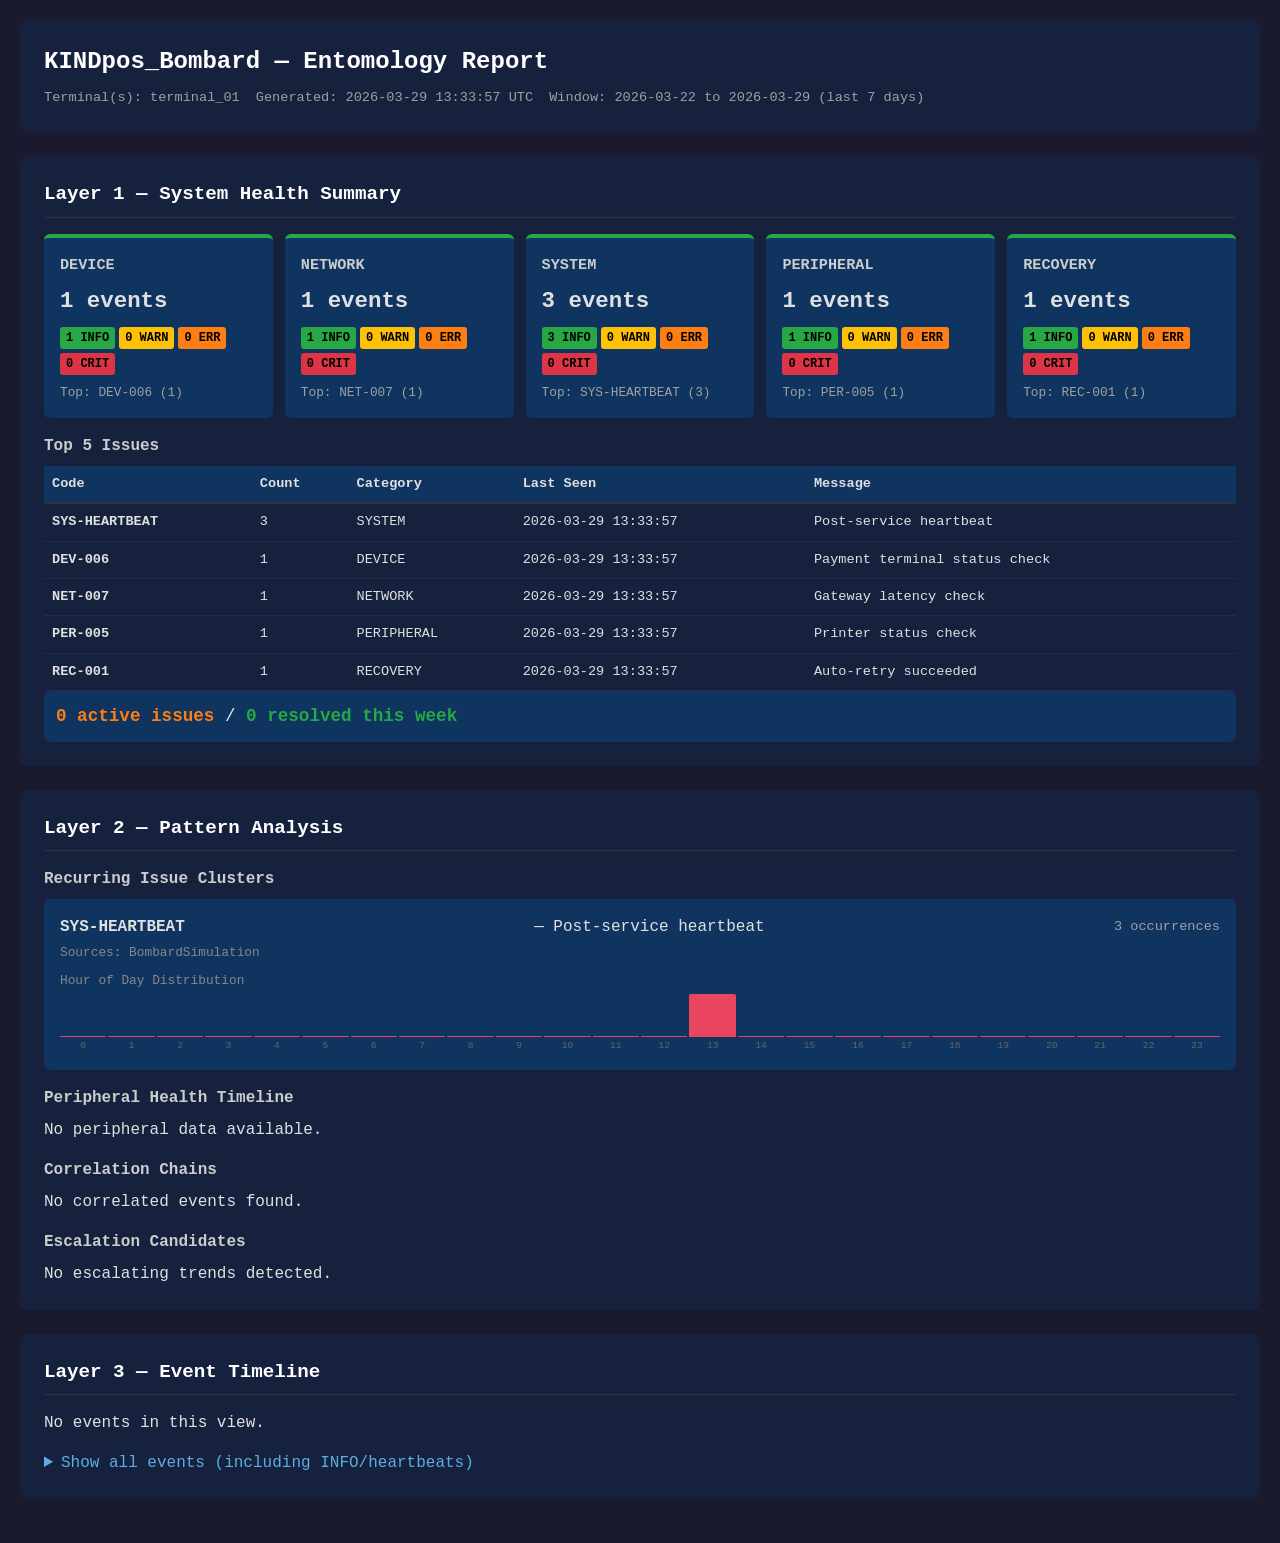
<file: backend/data/KINDpos_Bombard_entomology_2026-03-29.html>
<!DOCTYPE html>
<html lang="en">
<head>
    <meta charset="UTF-8">
    <meta name="viewport" content="width=device-width, initial-scale=1.0">
    <title>KINDpos_Bombard — Entomology Report</title>
    <style>
        * { margin: 0; padding: 0; box-sizing: border-box; }
        body { font-family: -apple-system, BlinkMacSystemFont, "Segoe UI", Roboto, monospace; background: #1a1a2e; color: #e0e0e0; padding: 20px; line-height: 1.5; }
        .header { background: #16213e; padding: 24px; border-radius: 8px; margin-bottom: 24px; }
        .header h1 { font-size: 1.5em; color: #fff; margin-bottom: 8px; }
        .header-meta { display: flex; flex-wrap: wrap; gap: 16px; font-size: 0.85em; color: #a0a0a0; }
        .layer { background: #16213e; padding: 24px; border-radius: 8px; margin-bottom: 24px; }
        .layer h2 { font-size: 1.2em; color: #fff; margin-bottom: 16px; border-bottom: 1px solid #333; padding-bottom: 8px; }
        .layer h3 { font-size: 1em; color: #ccc; margin: 16px 0 8px; }

        /* Scorecards */
        .scorecards { display: grid; grid-template-columns: repeat(auto-fit, minmax(180px, 1fr)); gap: 12px; margin-bottom: 16px; }
        .scorecard { background: #0f3460; padding: 16px; border-radius: 6px; }
        .scorecard h3 { margin: 0 0 8px; font-size: 0.95em; }
        .scorecard-total { font-size: 1.4em; font-weight: bold; margin-bottom: 8px; }
        .severity-breakdown { display: flex; flex-wrap: wrap; gap: 4px; margin-bottom: 8px; }
        .sev-badge { display: inline-block; padding: 2px 6px; border-radius: 3px; font-size: 0.75em; color: #000; font-weight: bold; }
        .top-offender { font-size: 0.8em; color: #a0a0a0; }

        /* Data Table */
        .data-table { width: 100%; border-collapse: collapse; font-size: 0.85em; }
        .data-table th { text-align: left; padding: 8px; background: #0f3460; border-bottom: 2px solid #333; }
        .data-table td { padding: 8px; border-bottom: 1px solid #2a2a4a; }

        /* Active/Resolved */
        .active-resolved-summary { font-size: 1.1em; padding: 12px; background: #0f3460; border-radius: 6px; }
        .active-count { color: #fd7e14; font-weight: bold; }
        .resolved-count { color: #28a745; font-weight: bold; }

        /* Clusters */
        .cluster { background: #0f3460; padding: 16px; border-radius: 6px; margin-bottom: 12px; }
        .cluster-header { display: flex; justify-content: space-between; align-items: center; margin-bottom: 4px; }
        .cluster-count { font-size: 0.85em; color: #a0a0a0; }
        .cluster-sources { font-size: 0.8em; color: #888; margin-bottom: 8px; }

        /* Histogram */
        .histogram-container { margin-top: 8px; }
        .histogram-label { font-size: 0.8em; color: #888; margin-bottom: 4px; }
        .histogram { display: flex; align-items: flex-end; gap: 2px; height: 60px; }
        .hist-bar-container { display: flex; flex-direction: column; align-items: center; flex: 1; height: 100%; justify-content: flex-end; }
        .hist-bar { width: 100%; background: #e94560; border-radius: 2px 2px 0 0; min-height: 1px; }
        .hist-label { font-size: 0.6em; color: #666; margin-top: 2px; }

        /* Peripheral */
        .peripheral-card { background: #0f3460; padding: 12px; border-radius: 6px; margin-bottom: 8px; }
        .peripheral-header { display: flex; justify-content: space-between; }
        .uptime { color: #28a745; }
        .peripheral-stats { font-size: 0.8em; color: #888; margin-top: 4px; }

        /* Correlation Chains */
        .chain-entry { padding: 8px; border-bottom: 1px solid #2a2a4a; display: flex; gap: 12px; align-items: center; font-size: 0.85em; }
        .chain-entry.resolved { border-left: 3px solid #28a745; }
        .chain-entry.unresolved { border-left: 3px solid #fd7e14; }
        .chain-id { color: #888; font-family: monospace; }
        .chain-flow { flex: 1; }
        .chain-status { font-size: 1.2em; }

        /* Escalation */
        .escalation-entry { background: #0f3460; padding: 12px; border-radius: 6px; margin-bottom: 8px; border-left: 3px solid #ffc107; }
        .trend-up { color: #fd7e14; font-weight: bold; margin-left: 8px; }
        .daily-counts { font-size: 0.8em; color: #888; margin-top: 4px; }

        /* Timeline */
        .timeline { margin-top: 8px; }
        .timeline-row { padding: 8px 12px; margin-bottom: 4px; background: #0f3460; border-radius: 4px; }
        .row-header { display: flex; flex-wrap: wrap; gap: 8px; align-items: center; font-size: 0.85em; }
        .row-ts { color: #888; font-family: monospace; }
        .cat-badge { background: #2a2a4a; padding: 1px 6px; border-radius: 3px; font-size: 0.8em; }
        .row-code { font-weight: bold; }
        .row-source { color: #888; }
        .row-message { color: #ccc; }
        .corr-link { color: #5dade2; text-decoration: none; font-size: 0.8em; }
        .corr-link:hover { text-decoration: underline; }
        .context-json { background: #0a0a1a; padding: 12px; border-radius: 4px; font-size: 0.8em; overflow-x: auto; white-space: pre-wrap; color: #a0d0a0; }
        .collapsed-heartbeats { background: #0a1628; }
        .full-timeline-toggle { margin-top: 16px; }

        details > summary { cursor: pointer; color: #5dade2; }
        details > summary:hover { text-decoration: underline; }
    </style>
</head>
<body>
    
        <div class="header">
            <h1>KINDpos_Bombard — Entomology Report</h1>
            <div class="header-meta">
                <span>Terminal(s): terminal_01</span>
                <span>Generated: 2026-03-29 13:33:57 UTC</span>
                <span>Window: 2026-03-22 to 2026-03-29 (last 7 days)</span>
            </div>
        </div>
        
    
        <section class="layer" id="layer1">
            <h2>Layer 1 — System Health Summary</h2>
            <div class="scorecards">
            <div class="scorecard" style="border-top: 4px solid #28a745;">
                <h3>DEVICE</h3>
                <div class="scorecard-total">1 events</div>
                <div class="severity-breakdown">
                    <span class="sev-badge" style="background:#28a745;">1 INFO</span>
                    <span class="sev-badge" style="background:#ffc107;">0 WARN</span>
                    <span class="sev-badge" style="background:#fd7e14;">0 ERR</span>
                    <span class="sev-badge" style="background:#dc3545;">0 CRIT</span>
                </div>
                <div class="top-offender">
                    Top: DEV-006 (1)
                </div>
            </div>
            

            <div class="scorecard" style="border-top: 4px solid #28a745;">
                <h3>NETWORK</h3>
                <div class="scorecard-total">1 events</div>
                <div class="severity-breakdown">
                    <span class="sev-badge" style="background:#28a745;">1 INFO</span>
                    <span class="sev-badge" style="background:#ffc107;">0 WARN</span>
                    <span class="sev-badge" style="background:#fd7e14;">0 ERR</span>
                    <span class="sev-badge" style="background:#dc3545;">0 CRIT</span>
                </div>
                <div class="top-offender">
                    Top: NET-007 (1)
                </div>
            </div>
            

            <div class="scorecard" style="border-top: 4px solid #28a745;">
                <h3>SYSTEM</h3>
                <div class="scorecard-total">3 events</div>
                <div class="severity-breakdown">
                    <span class="sev-badge" style="background:#28a745;">3 INFO</span>
                    <span class="sev-badge" style="background:#ffc107;">0 WARN</span>
                    <span class="sev-badge" style="background:#fd7e14;">0 ERR</span>
                    <span class="sev-badge" style="background:#dc3545;">0 CRIT</span>
                </div>
                <div class="top-offender">
                    Top: SYS-HEARTBEAT (3)
                </div>
            </div>
            

            <div class="scorecard" style="border-top: 4px solid #28a745;">
                <h3>PERIPHERAL</h3>
                <div class="scorecard-total">1 events</div>
                <div class="severity-breakdown">
                    <span class="sev-badge" style="background:#28a745;">1 INFO</span>
                    <span class="sev-badge" style="background:#ffc107;">0 WARN</span>
                    <span class="sev-badge" style="background:#fd7e14;">0 ERR</span>
                    <span class="sev-badge" style="background:#dc3545;">0 CRIT</span>
                </div>
                <div class="top-offender">
                    Top: PER-005 (1)
                </div>
            </div>
            

            <div class="scorecard" style="border-top: 4px solid #28a745;">
                <h3>RECOVERY</h3>
                <div class="scorecard-total">1 events</div>
                <div class="severity-breakdown">
                    <span class="sev-badge" style="background:#28a745;">1 INFO</span>
                    <span class="sev-badge" style="background:#ffc107;">0 WARN</span>
                    <span class="sev-badge" style="background:#fd7e14;">0 ERR</span>
                    <span class="sev-badge" style="background:#dc3545;">0 CRIT</span>
                </div>
                <div class="top-offender">
                    Top: REC-001 (1)
                </div>
            </div>
            </div>
            <div class="top5">
        <h3>Top 5 Issues</h3>
        <table class="data-table">
            <thead>
                <tr><th>Code</th><th>Count</th><th>Category</th><th>Last Seen</th><th>Message</th></tr>
            </thead>
            <tbody>
            <tr>
                <td><strong>SYS-HEARTBEAT</strong></td>
                <td>3</td>
                <td>SYSTEM</td>
                <td>2026-03-29 13:33:57</td>
                <td>Post-service heartbeat</td>
            </tr>
            
            <tr>
                <td><strong>DEV-006</strong></td>
                <td>1</td>
                <td>DEVICE</td>
                <td>2026-03-29 13:33:57</td>
                <td>Payment terminal status check</td>
            </tr>
            
            <tr>
                <td><strong>NET-007</strong></td>
                <td>1</td>
                <td>NETWORK</td>
                <td>2026-03-29 13:33:57</td>
                <td>Gateway latency check</td>
            </tr>
            
            <tr>
                <td><strong>PER-005</strong></td>
                <td>1</td>
                <td>PERIPHERAL</td>
                <td>2026-03-29 13:33:57</td>
                <td>Printer status check</td>
            </tr>
            
            <tr>
                <td><strong>REC-001</strong></td>
                <td>1</td>
                <td>RECOVERY</td>
                <td>2026-03-29 13:33:57</td>
                <td>Auto-retry succeeded</td>
            </tr>
            </tbody>
        </table>
        </div>
            <div class="active-resolved">
        <div class="active-resolved-summary">
            <span class="active-count">0 active issues</span> /
            <span class="resolved-count">0 resolved this week</span>
        </div>
        </div>
        </section>
        
    
        <section class="layer" id="layer2">
            <h2>Layer 2 — Pattern Analysis</h2>
            <h3>Recurring Issue Clusters</h3>

            <div class="cluster">
                <div class="cluster-header">
                    <strong>SYS-HEARTBEAT</strong> — Post-service heartbeat
                    <span class="cluster-count">3 occurrences</span>
                </div>
                <div class="cluster-sources">Sources: BombardSimulation</div>
                <div class="histogram-container">
                    <div class="histogram-label">Hour of Day Distribution</div>
                    <div class="histogram">
            <div class="hist-bar-container">
                <div class="hist-bar" style="height:0.0%;" title="0:00 — 0"></div>
                <div class="hist-label">0</div>
            </div>
            
            <div class="hist-bar-container">
                <div class="hist-bar" style="height:0.0%;" title="1:00 — 0"></div>
                <div class="hist-label">1</div>
            </div>
            
            <div class="hist-bar-container">
                <div class="hist-bar" style="height:0.0%;" title="2:00 — 0"></div>
                <div class="hist-label">2</div>
            </div>
            
            <div class="hist-bar-container">
                <div class="hist-bar" style="height:0.0%;" title="3:00 — 0"></div>
                <div class="hist-label">3</div>
            </div>
            
            <div class="hist-bar-container">
                <div class="hist-bar" style="height:0.0%;" title="4:00 — 0"></div>
                <div class="hist-label">4</div>
            </div>
            
            <div class="hist-bar-container">
                <div class="hist-bar" style="height:0.0%;" title="5:00 — 0"></div>
                <div class="hist-label">5</div>
            </div>
            
            <div class="hist-bar-container">
                <div class="hist-bar" style="height:0.0%;" title="6:00 — 0"></div>
                <div class="hist-label">6</div>
            </div>
            
            <div class="hist-bar-container">
                <div class="hist-bar" style="height:0.0%;" title="7:00 — 0"></div>
                <div class="hist-label">7</div>
            </div>
            
            <div class="hist-bar-container">
                <div class="hist-bar" style="height:0.0%;" title="8:00 — 0"></div>
                <div class="hist-label">8</div>
            </div>
            
            <div class="hist-bar-container">
                <div class="hist-bar" style="height:0.0%;" title="9:00 — 0"></div>
                <div class="hist-label">9</div>
            </div>
            
            <div class="hist-bar-container">
                <div class="hist-bar" style="height:0.0%;" title="10:00 — 0"></div>
                <div class="hist-label">10</div>
            </div>
            
            <div class="hist-bar-container">
                <div class="hist-bar" style="height:0.0%;" title="11:00 — 0"></div>
                <div class="hist-label">11</div>
            </div>
            
            <div class="hist-bar-container">
                <div class="hist-bar" style="height:0.0%;" title="12:00 — 0"></div>
                <div class="hist-label">12</div>
            </div>
            
            <div class="hist-bar-container">
                <div class="hist-bar" style="height:100.0%;" title="13:00 — 3"></div>
                <div class="hist-label">13</div>
            </div>
            
            <div class="hist-bar-container">
                <div class="hist-bar" style="height:0.0%;" title="14:00 — 0"></div>
                <div class="hist-label">14</div>
            </div>
            
            <div class="hist-bar-container">
                <div class="hist-bar" style="height:0.0%;" title="15:00 — 0"></div>
                <div class="hist-label">15</div>
            </div>
            
            <div class="hist-bar-container">
                <div class="hist-bar" style="height:0.0%;" title="16:00 — 0"></div>
                <div class="hist-label">16</div>
            </div>
            
            <div class="hist-bar-container">
                <div class="hist-bar" style="height:0.0%;" title="17:00 — 0"></div>
                <div class="hist-label">17</div>
            </div>
            
            <div class="hist-bar-container">
                <div class="hist-bar" style="height:0.0%;" title="18:00 — 0"></div>
                <div class="hist-label">18</div>
            </div>
            
            <div class="hist-bar-container">
                <div class="hist-bar" style="height:0.0%;" title="19:00 — 0"></div>
                <div class="hist-label">19</div>
            </div>
            
            <div class="hist-bar-container">
                <div class="hist-bar" style="height:0.0%;" title="20:00 — 0"></div>
                <div class="hist-label">20</div>
            </div>
            
            <div class="hist-bar-container">
                <div class="hist-bar" style="height:0.0%;" title="21:00 — 0"></div>
                <div class="hist-label">21</div>
            </div>
            
            <div class="hist-bar-container">
                <div class="hist-bar" style="height:0.0%;" title="22:00 — 0"></div>
                <div class="hist-label">22</div>
            </div>
            
            <div class="hist-bar-container">
                <div class="hist-bar" style="height:0.0%;" title="23:00 — 0"></div>
                <div class="hist-label">23</div>
            </div>
            </div>
                </div>
            </div>
            
            <h3>Peripheral Health Timeline</h3><p>No peripheral data available.</p>
            <h3>Correlation Chains</h3><p>No correlated events found.</p>
            <h3>Escalation Candidates</h3><p>No escalating trends detected.</p>
        </section>
        
    
        <section class="layer" id="layer3">
            <h2>Layer 3 — Event Timeline</h2>
            <div class="timeline">
                <p>No events in this view.</p>
            </div>
            <details class="full-timeline-toggle">
                <summary>Show all events (including INFO/heartbeats)</summary>
                <div class="timeline">
                    
        <div class="timeline-row" style="border-left: 3px solid #28a745;">
            <div class="row-header">
                <span class="row-ts">2026-03-29 13:33:57</span>
                <span class="sev-badge" style="background:#28a745;">INFO</span>
                <span class="cat-badge">SYSTEM</span>
                <span class="row-code">SYS-HEARTBEAT</span>
                <span class="row-source">BombardSimulation</span>
                <span class="row-message">Simulation startup heartbeat</span>
                
            </div>
            <details>
                <summary>Context</summary>
                <pre class="context-json">{
  &quot;phase&quot;: &quot;pre_service&quot;,
  &quot;simulation&quot;: true
}</pre>
            </details>
        </div>
        

        <div class="timeline-row" style="border-left: 3px solid #28a745;">
            <div class="row-header">
                <span class="row-ts">2026-03-29 13:33:57</span>
                <span class="sev-badge" style="background:#28a745;">INFO</span>
                <span class="cat-badge">DEVICE</span>
                <span class="row-code">DEV-006</span>
                <span class="row-source">BombardSimulation</span>
                <span class="row-message">Payment terminal status check</span>
                
            </div>
            <details>
                <summary>Context</summary>
                <pre class="context-json">{
  &quot;simulation&quot;: true
}</pre>
            </details>
        </div>
        

        <div class="timeline-row" style="border-left: 3px solid #28a745;">
            <div class="row-header">
                <span class="row-ts">2026-03-29 13:33:57</span>
                <span class="sev-badge" style="background:#28a745;">INFO</span>
                <span class="cat-badge">NETWORK</span>
                <span class="row-code">NET-007</span>
                <span class="row-source">BombardSimulation</span>
                <span class="row-message">Gateway latency check</span>
                
            </div>
            <details>
                <summary>Context</summary>
                <pre class="context-json">{
  &quot;simulation&quot;: true
}</pre>
            </details>
        </div>
        

        <div class="timeline-row" style="border-left: 3px solid #28a745;">
            <div class="row-header">
                <span class="row-ts">2026-03-29 13:33:57</span>
                <span class="sev-badge" style="background:#28a745;">INFO</span>
                <span class="cat-badge">PERIPHERAL</span>
                <span class="row-code">PER-005</span>
                <span class="row-source">BombardSimulation</span>
                <span class="row-message">Printer status check</span>
                
            </div>
            <details>
                <summary>Context</summary>
                <pre class="context-json">{
  &quot;simulation&quot;: true
}</pre>
            </details>
        </div>
        

        <div class="timeline-row" style="border-left: 3px solid #28a745;">
            <div class="row-header">
                <span class="row-ts">2026-03-29 13:33:57</span>
                <span class="sev-badge" style="background:#28a745;">INFO</span>
                <span class="cat-badge">SYSTEM</span>
                <span class="row-code">SYS-HEARTBEAT</span>
                <span class="row-source">BombardSimulation</span>
                <span class="row-message">Mid-service heartbeat</span>
                
            </div>
            <details>
                <summary>Context</summary>
                <pre class="context-json">{
  &quot;simulation&quot;: true
}</pre>
            </details>
        </div>
        

        <div class="timeline-row" style="border-left: 3px solid #28a745;">
            <div class="row-header">
                <span class="row-ts">2026-03-29 13:33:57</span>
                <span class="sev-badge" style="background:#28a745;">INFO</span>
                <span class="cat-badge">RECOVERY</span>
                <span class="row-code">REC-001</span>
                <span class="row-source">BombardSimulation</span>
                <span class="row-message">Auto-retry succeeded</span>
                
            </div>
            <details>
                <summary>Context</summary>
                <pre class="context-json">{
  &quot;simulation&quot;: true
}</pre>
            </details>
        </div>
        

        <div class="timeline-row" style="border-left: 3px solid #28a745;">
            <div class="row-header">
                <span class="row-ts">2026-03-29 13:33:57</span>
                <span class="sev-badge" style="background:#28a745;">INFO</span>
                <span class="cat-badge">SYSTEM</span>
                <span class="row-code">SYS-HEARTBEAT</span>
                <span class="row-source">BombardSimulation</span>
                <span class="row-message">Post-service heartbeat</span>
                
            </div>
            <details>
                <summary>Context</summary>
                <pre class="context-json">{
  &quot;simulation&quot;: true
}</pre>
            </details>
        </div>
        
                </div>
            </details>
        </section>
        
</body>
</html>
</file>
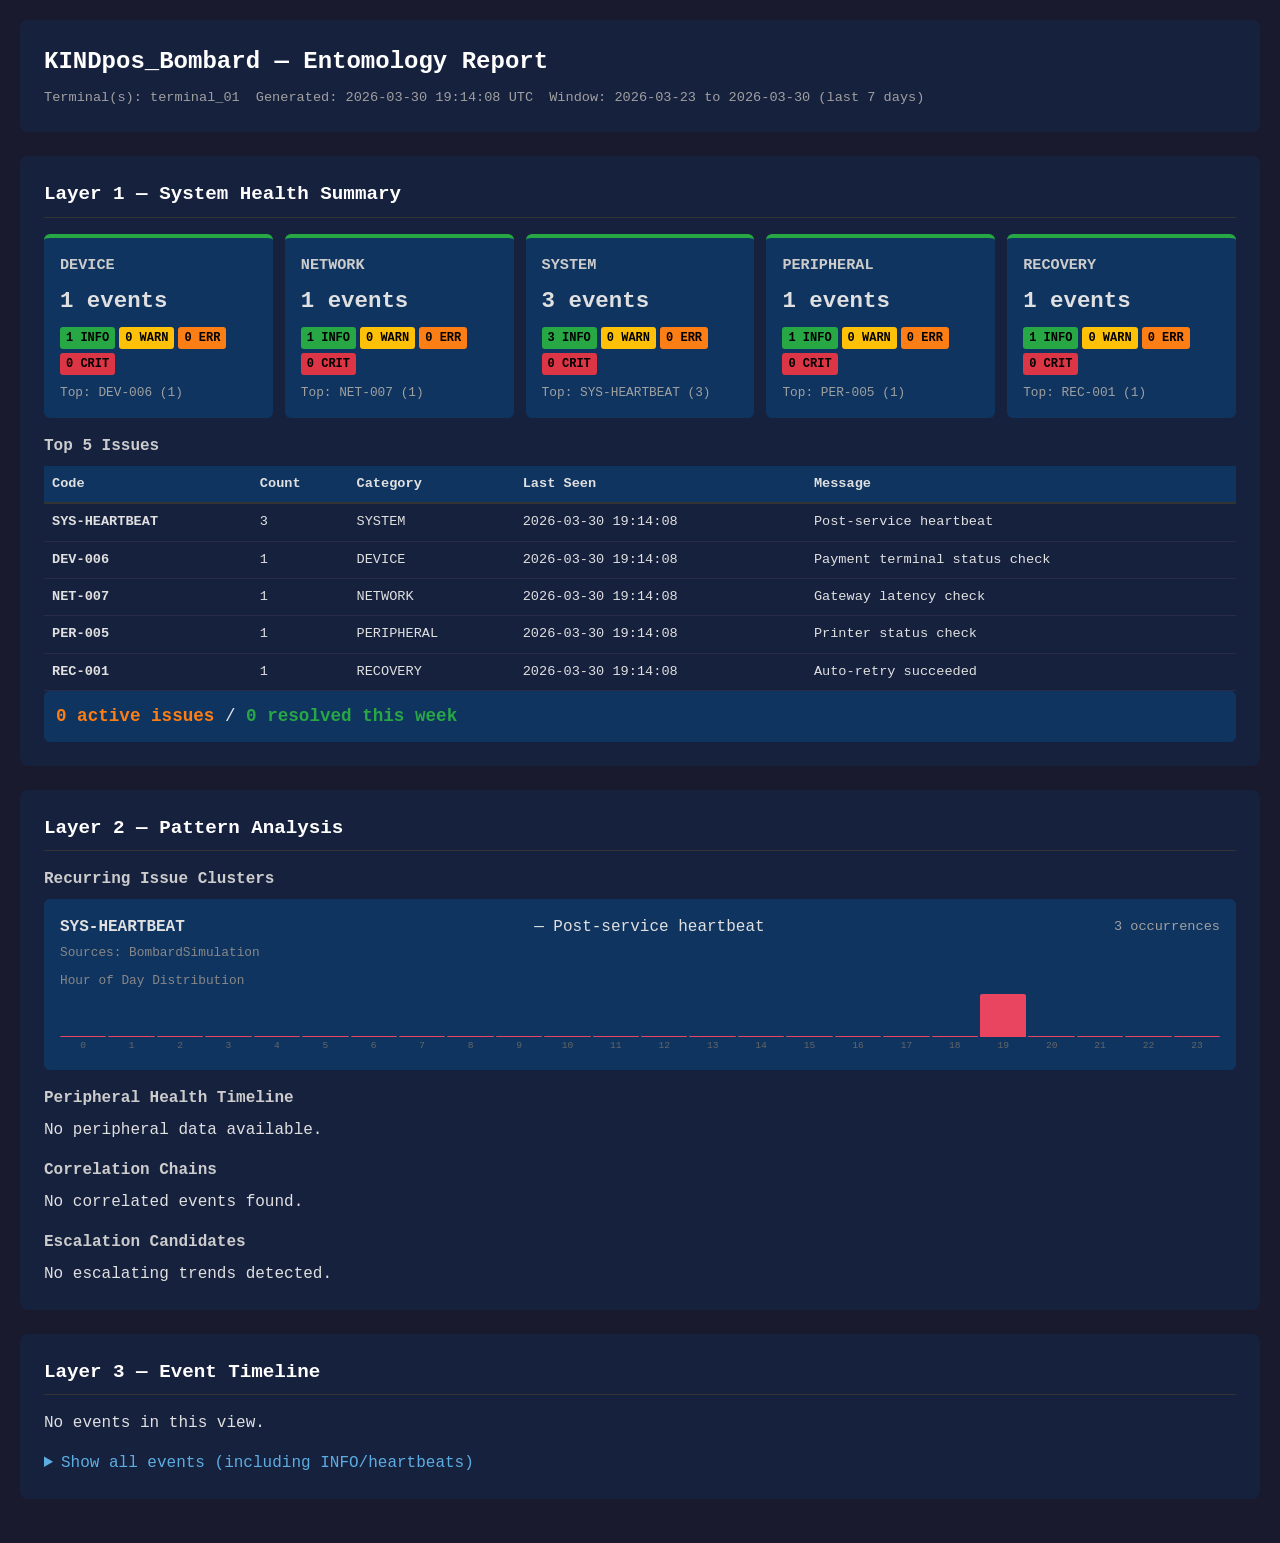
<file: backend/data/KINDpos_Bombard_entomology_2026-03-30.html>
<!DOCTYPE html>
<html lang="en">
<head>
    <meta charset="UTF-8">
    <meta name="viewport" content="width=device-width, initial-scale=1.0">
    <title>KINDpos_Bombard — Entomology Report</title>
    <style>
        * { margin: 0; padding: 0; box-sizing: border-box; }
        body { font-family: -apple-system, BlinkMacSystemFont, "Segoe UI", Roboto, monospace; background: #1a1a2e; color: #e0e0e0; padding: 20px; line-height: 1.5; }
        .header { background: #16213e; padding: 24px; border-radius: 8px; margin-bottom: 24px; }
        .header h1 { font-size: 1.5em; color: #fff; margin-bottom: 8px; }
        .header-meta { display: flex; flex-wrap: wrap; gap: 16px; font-size: 0.85em; color: #a0a0a0; }
        .layer { background: #16213e; padding: 24px; border-radius: 8px; margin-bottom: 24px; }
        .layer h2 { font-size: 1.2em; color: #fff; margin-bottom: 16px; border-bottom: 1px solid #333; padding-bottom: 8px; }
        .layer h3 { font-size: 1em; color: #ccc; margin: 16px 0 8px; }

        /* Scorecards */
        .scorecards { display: grid; grid-template-columns: repeat(auto-fit, minmax(180px, 1fr)); gap: 12px; margin-bottom: 16px; }
        .scorecard { background: #0f3460; padding: 16px; border-radius: 6px; }
        .scorecard h3 { margin: 0 0 8px; font-size: 0.95em; }
        .scorecard-total { font-size: 1.4em; font-weight: bold; margin-bottom: 8px; }
        .severity-breakdown { display: flex; flex-wrap: wrap; gap: 4px; margin-bottom: 8px; }
        .sev-badge { display: inline-block; padding: 2px 6px; border-radius: 3px; font-size: 0.75em; color: #000; font-weight: bold; }
        .top-offender { font-size: 0.8em; color: #a0a0a0; }

        /* Data Table */
        .data-table { width: 100%; border-collapse: collapse; font-size: 0.85em; }
        .data-table th { text-align: left; padding: 8px; background: #0f3460; border-bottom: 2px solid #333; }
        .data-table td { padding: 8px; border-bottom: 1px solid #2a2a4a; }

        /* Active/Resolved */
        .active-resolved-summary { font-size: 1.1em; padding: 12px; background: #0f3460; border-radius: 6px; }
        .active-count { color: #fd7e14; font-weight: bold; }
        .resolved-count { color: #28a745; font-weight: bold; }

        /* Clusters */
        .cluster { background: #0f3460; padding: 16px; border-radius: 6px; margin-bottom: 12px; }
        .cluster-header { display: flex; justify-content: space-between; align-items: center; margin-bottom: 4px; }
        .cluster-count { font-size: 0.85em; color: #a0a0a0; }
        .cluster-sources { font-size: 0.8em; color: #888; margin-bottom: 8px; }

        /* Histogram */
        .histogram-container { margin-top: 8px; }
        .histogram-label { font-size: 0.8em; color: #888; margin-bottom: 4px; }
        .histogram { display: flex; align-items: flex-end; gap: 2px; height: 60px; }
        .hist-bar-container { display: flex; flex-direction: column; align-items: center; flex: 1; height: 100%; justify-content: flex-end; }
        .hist-bar { width: 100%; background: #e94560; border-radius: 2px 2px 0 0; min-height: 1px; }
        .hist-label { font-size: 0.6em; color: #666; margin-top: 2px; }

        /* Peripheral */
        .peripheral-card { background: #0f3460; padding: 12px; border-radius: 6px; margin-bottom: 8px; }
        .peripheral-header { display: flex; justify-content: space-between; }
        .uptime { color: #28a745; }
        .peripheral-stats { font-size: 0.8em; color: #888; margin-top: 4px; }

        /* Correlation Chains */
        .chain-entry { padding: 8px; border-bottom: 1px solid #2a2a4a; display: flex; gap: 12px; align-items: center; font-size: 0.85em; }
        .chain-entry.resolved { border-left: 3px solid #28a745; }
        .chain-entry.unresolved { border-left: 3px solid #fd7e14; }
        .chain-id { color: #888; font-family: monospace; }
        .chain-flow { flex: 1; }
        .chain-status { font-size: 1.2em; }

        /* Escalation */
        .escalation-entry { background: #0f3460; padding: 12px; border-radius: 6px; margin-bottom: 8px; border-left: 3px solid #ffc107; }
        .trend-up { color: #fd7e14; font-weight: bold; margin-left: 8px; }
        .daily-counts { font-size: 0.8em; color: #888; margin-top: 4px; }

        /* Timeline */
        .timeline { margin-top: 8px; }
        .timeline-row { padding: 8px 12px; margin-bottom: 4px; background: #0f3460; border-radius: 4px; }
        .row-header { display: flex; flex-wrap: wrap; gap: 8px; align-items: center; font-size: 0.85em; }
        .row-ts { color: #888; font-family: monospace; }
        .cat-badge { background: #2a2a4a; padding: 1px 6px; border-radius: 3px; font-size: 0.8em; }
        .row-code { font-weight: bold; }
        .row-source { color: #888; }
        .row-message { color: #ccc; }
        .corr-link { color: #5dade2; text-decoration: none; font-size: 0.8em; }
        .corr-link:hover { text-decoration: underline; }
        .context-json { background: #0a0a1a; padding: 12px; border-radius: 4px; font-size: 0.8em; overflow-x: auto; white-space: pre-wrap; color: #a0d0a0; }
        .collapsed-heartbeats { background: #0a1628; }
        .full-timeline-toggle { margin-top: 16px; }

        details > summary { cursor: pointer; color: #5dade2; }
        details > summary:hover { text-decoration: underline; }
    </style>
</head>
<body>
    
        <div class="header">
            <h1>KINDpos_Bombard — Entomology Report</h1>
            <div class="header-meta">
                <span>Terminal(s): terminal_01</span>
                <span>Generated: 2026-03-30 19:14:08 UTC</span>
                <span>Window: 2026-03-23 to 2026-03-30 (last 7 days)</span>
            </div>
        </div>
        
    
        <section class="layer" id="layer1">
            <h2>Layer 1 — System Health Summary</h2>
            <div class="scorecards">
            <div class="scorecard" style="border-top: 4px solid #28a745;">
                <h3>DEVICE</h3>
                <div class="scorecard-total">1 events</div>
                <div class="severity-breakdown">
                    <span class="sev-badge" style="background:#28a745;">1 INFO</span>
                    <span class="sev-badge" style="background:#ffc107;">0 WARN</span>
                    <span class="sev-badge" style="background:#fd7e14;">0 ERR</span>
                    <span class="sev-badge" style="background:#dc3545;">0 CRIT</span>
                </div>
                <div class="top-offender">
                    Top: DEV-006 (1)
                </div>
            </div>
            

            <div class="scorecard" style="border-top: 4px solid #28a745;">
                <h3>NETWORK</h3>
                <div class="scorecard-total">1 events</div>
                <div class="severity-breakdown">
                    <span class="sev-badge" style="background:#28a745;">1 INFO</span>
                    <span class="sev-badge" style="background:#ffc107;">0 WARN</span>
                    <span class="sev-badge" style="background:#fd7e14;">0 ERR</span>
                    <span class="sev-badge" style="background:#dc3545;">0 CRIT</span>
                </div>
                <div class="top-offender">
                    Top: NET-007 (1)
                </div>
            </div>
            

            <div class="scorecard" style="border-top: 4px solid #28a745;">
                <h3>SYSTEM</h3>
                <div class="scorecard-total">3 events</div>
                <div class="severity-breakdown">
                    <span class="sev-badge" style="background:#28a745;">3 INFO</span>
                    <span class="sev-badge" style="background:#ffc107;">0 WARN</span>
                    <span class="sev-badge" style="background:#fd7e14;">0 ERR</span>
                    <span class="sev-badge" style="background:#dc3545;">0 CRIT</span>
                </div>
                <div class="top-offender">
                    Top: SYS-HEARTBEAT (3)
                </div>
            </div>
            

            <div class="scorecard" style="border-top: 4px solid #28a745;">
                <h3>PERIPHERAL</h3>
                <div class="scorecard-total">1 events</div>
                <div class="severity-breakdown">
                    <span class="sev-badge" style="background:#28a745;">1 INFO</span>
                    <span class="sev-badge" style="background:#ffc107;">0 WARN</span>
                    <span class="sev-badge" style="background:#fd7e14;">0 ERR</span>
                    <span class="sev-badge" style="background:#dc3545;">0 CRIT</span>
                </div>
                <div class="top-offender">
                    Top: PER-005 (1)
                </div>
            </div>
            

            <div class="scorecard" style="border-top: 4px solid #28a745;">
                <h3>RECOVERY</h3>
                <div class="scorecard-total">1 events</div>
                <div class="severity-breakdown">
                    <span class="sev-badge" style="background:#28a745;">1 INFO</span>
                    <span class="sev-badge" style="background:#ffc107;">0 WARN</span>
                    <span class="sev-badge" style="background:#fd7e14;">0 ERR</span>
                    <span class="sev-badge" style="background:#dc3545;">0 CRIT</span>
                </div>
                <div class="top-offender">
                    Top: REC-001 (1)
                </div>
            </div>
            </div>
            <div class="top5">
        <h3>Top 5 Issues</h3>
        <table class="data-table">
            <thead>
                <tr><th>Code</th><th>Count</th><th>Category</th><th>Last Seen</th><th>Message</th></tr>
            </thead>
            <tbody>
            <tr>
                <td><strong>SYS-HEARTBEAT</strong></td>
                <td>3</td>
                <td>SYSTEM</td>
                <td>2026-03-30 19:14:08</td>
                <td>Post-service heartbeat</td>
            </tr>
            
            <tr>
                <td><strong>DEV-006</strong></td>
                <td>1</td>
                <td>DEVICE</td>
                <td>2026-03-30 19:14:08</td>
                <td>Payment terminal status check</td>
            </tr>
            
            <tr>
                <td><strong>NET-007</strong></td>
                <td>1</td>
                <td>NETWORK</td>
                <td>2026-03-30 19:14:08</td>
                <td>Gateway latency check</td>
            </tr>
            
            <tr>
                <td><strong>PER-005</strong></td>
                <td>1</td>
                <td>PERIPHERAL</td>
                <td>2026-03-30 19:14:08</td>
                <td>Printer status check</td>
            </tr>
            
            <tr>
                <td><strong>REC-001</strong></td>
                <td>1</td>
                <td>RECOVERY</td>
                <td>2026-03-30 19:14:08</td>
                <td>Auto-retry succeeded</td>
            </tr>
            </tbody>
        </table>
        </div>
            <div class="active-resolved">
        <div class="active-resolved-summary">
            <span class="active-count">0 active issues</span> /
            <span class="resolved-count">0 resolved this week</span>
        </div>
        </div>
        </section>
        
    
        <section class="layer" id="layer2">
            <h2>Layer 2 — Pattern Analysis</h2>
            <h3>Recurring Issue Clusters</h3>

            <div class="cluster">
                <div class="cluster-header">
                    <strong>SYS-HEARTBEAT</strong> — Post-service heartbeat
                    <span class="cluster-count">3 occurrences</span>
                </div>
                <div class="cluster-sources">Sources: BombardSimulation</div>
                <div class="histogram-container">
                    <div class="histogram-label">Hour of Day Distribution</div>
                    <div class="histogram">
            <div class="hist-bar-container">
                <div class="hist-bar" style="height:0.0%;" title="0:00 — 0"></div>
                <div class="hist-label">0</div>
            </div>
            
            <div class="hist-bar-container">
                <div class="hist-bar" style="height:0.0%;" title="1:00 — 0"></div>
                <div class="hist-label">1</div>
            </div>
            
            <div class="hist-bar-container">
                <div class="hist-bar" style="height:0.0%;" title="2:00 — 0"></div>
                <div class="hist-label">2</div>
            </div>
            
            <div class="hist-bar-container">
                <div class="hist-bar" style="height:0.0%;" title="3:00 — 0"></div>
                <div class="hist-label">3</div>
            </div>
            
            <div class="hist-bar-container">
                <div class="hist-bar" style="height:0.0%;" title="4:00 — 0"></div>
                <div class="hist-label">4</div>
            </div>
            
            <div class="hist-bar-container">
                <div class="hist-bar" style="height:0.0%;" title="5:00 — 0"></div>
                <div class="hist-label">5</div>
            </div>
            
            <div class="hist-bar-container">
                <div class="hist-bar" style="height:0.0%;" title="6:00 — 0"></div>
                <div class="hist-label">6</div>
            </div>
            
            <div class="hist-bar-container">
                <div class="hist-bar" style="height:0.0%;" title="7:00 — 0"></div>
                <div class="hist-label">7</div>
            </div>
            
            <div class="hist-bar-container">
                <div class="hist-bar" style="height:0.0%;" title="8:00 — 0"></div>
                <div class="hist-label">8</div>
            </div>
            
            <div class="hist-bar-container">
                <div class="hist-bar" style="height:0.0%;" title="9:00 — 0"></div>
                <div class="hist-label">9</div>
            </div>
            
            <div class="hist-bar-container">
                <div class="hist-bar" style="height:0.0%;" title="10:00 — 0"></div>
                <div class="hist-label">10</div>
            </div>
            
            <div class="hist-bar-container">
                <div class="hist-bar" style="height:0.0%;" title="11:00 — 0"></div>
                <div class="hist-label">11</div>
            </div>
            
            <div class="hist-bar-container">
                <div class="hist-bar" style="height:0.0%;" title="12:00 — 0"></div>
                <div class="hist-label">12</div>
            </div>
            
            <div class="hist-bar-container">
                <div class="hist-bar" style="height:0.0%;" title="13:00 — 0"></div>
                <div class="hist-label">13</div>
            </div>
            
            <div class="hist-bar-container">
                <div class="hist-bar" style="height:0.0%;" title="14:00 — 0"></div>
                <div class="hist-label">14</div>
            </div>
            
            <div class="hist-bar-container">
                <div class="hist-bar" style="height:0.0%;" title="15:00 — 0"></div>
                <div class="hist-label">15</div>
            </div>
            
            <div class="hist-bar-container">
                <div class="hist-bar" style="height:0.0%;" title="16:00 — 0"></div>
                <div class="hist-label">16</div>
            </div>
            
            <div class="hist-bar-container">
                <div class="hist-bar" style="height:0.0%;" title="17:00 — 0"></div>
                <div class="hist-label">17</div>
            </div>
            
            <div class="hist-bar-container">
                <div class="hist-bar" style="height:0.0%;" title="18:00 — 0"></div>
                <div class="hist-label">18</div>
            </div>
            
            <div class="hist-bar-container">
                <div class="hist-bar" style="height:100.0%;" title="19:00 — 3"></div>
                <div class="hist-label">19</div>
            </div>
            
            <div class="hist-bar-container">
                <div class="hist-bar" style="height:0.0%;" title="20:00 — 0"></div>
                <div class="hist-label">20</div>
            </div>
            
            <div class="hist-bar-container">
                <div class="hist-bar" style="height:0.0%;" title="21:00 — 0"></div>
                <div class="hist-label">21</div>
            </div>
            
            <div class="hist-bar-container">
                <div class="hist-bar" style="height:0.0%;" title="22:00 — 0"></div>
                <div class="hist-label">22</div>
            </div>
            
            <div class="hist-bar-container">
                <div class="hist-bar" style="height:0.0%;" title="23:00 — 0"></div>
                <div class="hist-label">23</div>
            </div>
            </div>
                </div>
            </div>
            
            <h3>Peripheral Health Timeline</h3><p>No peripheral data available.</p>
            <h3>Correlation Chains</h3><p>No correlated events found.</p>
            <h3>Escalation Candidates</h3><p>No escalating trends detected.</p>
        </section>
        
    
        <section class="layer" id="layer3">
            <h2>Layer 3 — Event Timeline</h2>
            <div class="timeline">
                <p>No events in this view.</p>
            </div>
            <details class="full-timeline-toggle">
                <summary>Show all events (including INFO/heartbeats)</summary>
                <div class="timeline">
                    
        <div class="timeline-row" style="border-left: 3px solid #28a745;">
            <div class="row-header">
                <span class="row-ts">2026-03-30 19:14:08</span>
                <span class="sev-badge" style="background:#28a745;">INFO</span>
                <span class="cat-badge">SYSTEM</span>
                <span class="row-code">SYS-HEARTBEAT</span>
                <span class="row-source">BombardSimulation</span>
                <span class="row-message">Simulation startup heartbeat</span>
                
            </div>
            <details>
                <summary>Context</summary>
                <pre class="context-json">{
  &quot;phase&quot;: &quot;pre_service&quot;,
  &quot;simulation&quot;: true
}</pre>
            </details>
        </div>
        

        <div class="timeline-row" style="border-left: 3px solid #28a745;">
            <div class="row-header">
                <span class="row-ts">2026-03-30 19:14:08</span>
                <span class="sev-badge" style="background:#28a745;">INFO</span>
                <span class="cat-badge">DEVICE</span>
                <span class="row-code">DEV-006</span>
                <span class="row-source">BombardSimulation</span>
                <span class="row-message">Payment terminal status check</span>
                
            </div>
            <details>
                <summary>Context</summary>
                <pre class="context-json">{
  &quot;simulation&quot;: true
}</pre>
            </details>
        </div>
        

        <div class="timeline-row" style="border-left: 3px solid #28a745;">
            <div class="row-header">
                <span class="row-ts">2026-03-30 19:14:08</span>
                <span class="sev-badge" style="background:#28a745;">INFO</span>
                <span class="cat-badge">NETWORK</span>
                <span class="row-code">NET-007</span>
                <span class="row-source">BombardSimulation</span>
                <span class="row-message">Gateway latency check</span>
                
            </div>
            <details>
                <summary>Context</summary>
                <pre class="context-json">{
  &quot;simulation&quot;: true
}</pre>
            </details>
        </div>
        

        <div class="timeline-row" style="border-left: 3px solid #28a745;">
            <div class="row-header">
                <span class="row-ts">2026-03-30 19:14:08</span>
                <span class="sev-badge" style="background:#28a745;">INFO</span>
                <span class="cat-badge">PERIPHERAL</span>
                <span class="row-code">PER-005</span>
                <span class="row-source">BombardSimulation</span>
                <span class="row-message">Printer status check</span>
                
            </div>
            <details>
                <summary>Context</summary>
                <pre class="context-json">{
  &quot;simulation&quot;: true
}</pre>
            </details>
        </div>
        

        <div class="timeline-row" style="border-left: 3px solid #28a745;">
            <div class="row-header">
                <span class="row-ts">2026-03-30 19:14:08</span>
                <span class="sev-badge" style="background:#28a745;">INFO</span>
                <span class="cat-badge">SYSTEM</span>
                <span class="row-code">SYS-HEARTBEAT</span>
                <span class="row-source">BombardSimulation</span>
                <span class="row-message">Mid-service heartbeat</span>
                
            </div>
            <details>
                <summary>Context</summary>
                <pre class="context-json">{
  &quot;simulation&quot;: true
}</pre>
            </details>
        </div>
        

        <div class="timeline-row" style="border-left: 3px solid #28a745;">
            <div class="row-header">
                <span class="row-ts">2026-03-30 19:14:08</span>
                <span class="sev-badge" style="background:#28a745;">INFO</span>
                <span class="cat-badge">RECOVERY</span>
                <span class="row-code">REC-001</span>
                <span class="row-source">BombardSimulation</span>
                <span class="row-message">Auto-retry succeeded</span>
                
            </div>
            <details>
                <summary>Context</summary>
                <pre class="context-json">{
  &quot;simulation&quot;: true
}</pre>
            </details>
        </div>
        

        <div class="timeline-row" style="border-left: 3px solid #28a745;">
            <div class="row-header">
                <span class="row-ts">2026-03-30 19:14:08</span>
                <span class="sev-badge" style="background:#28a745;">INFO</span>
                <span class="cat-badge">SYSTEM</span>
                <span class="row-code">SYS-HEARTBEAT</span>
                <span class="row-source">BombardSimulation</span>
                <span class="row-message">Post-service heartbeat</span>
                
            </div>
            <details>
                <summary>Context</summary>
                <pre class="context-json">{
  &quot;simulation&quot;: true
}</pre>
            </details>
        </div>
        
                </div>
            </details>
        </section>
        
</body>
</html>
</file>
